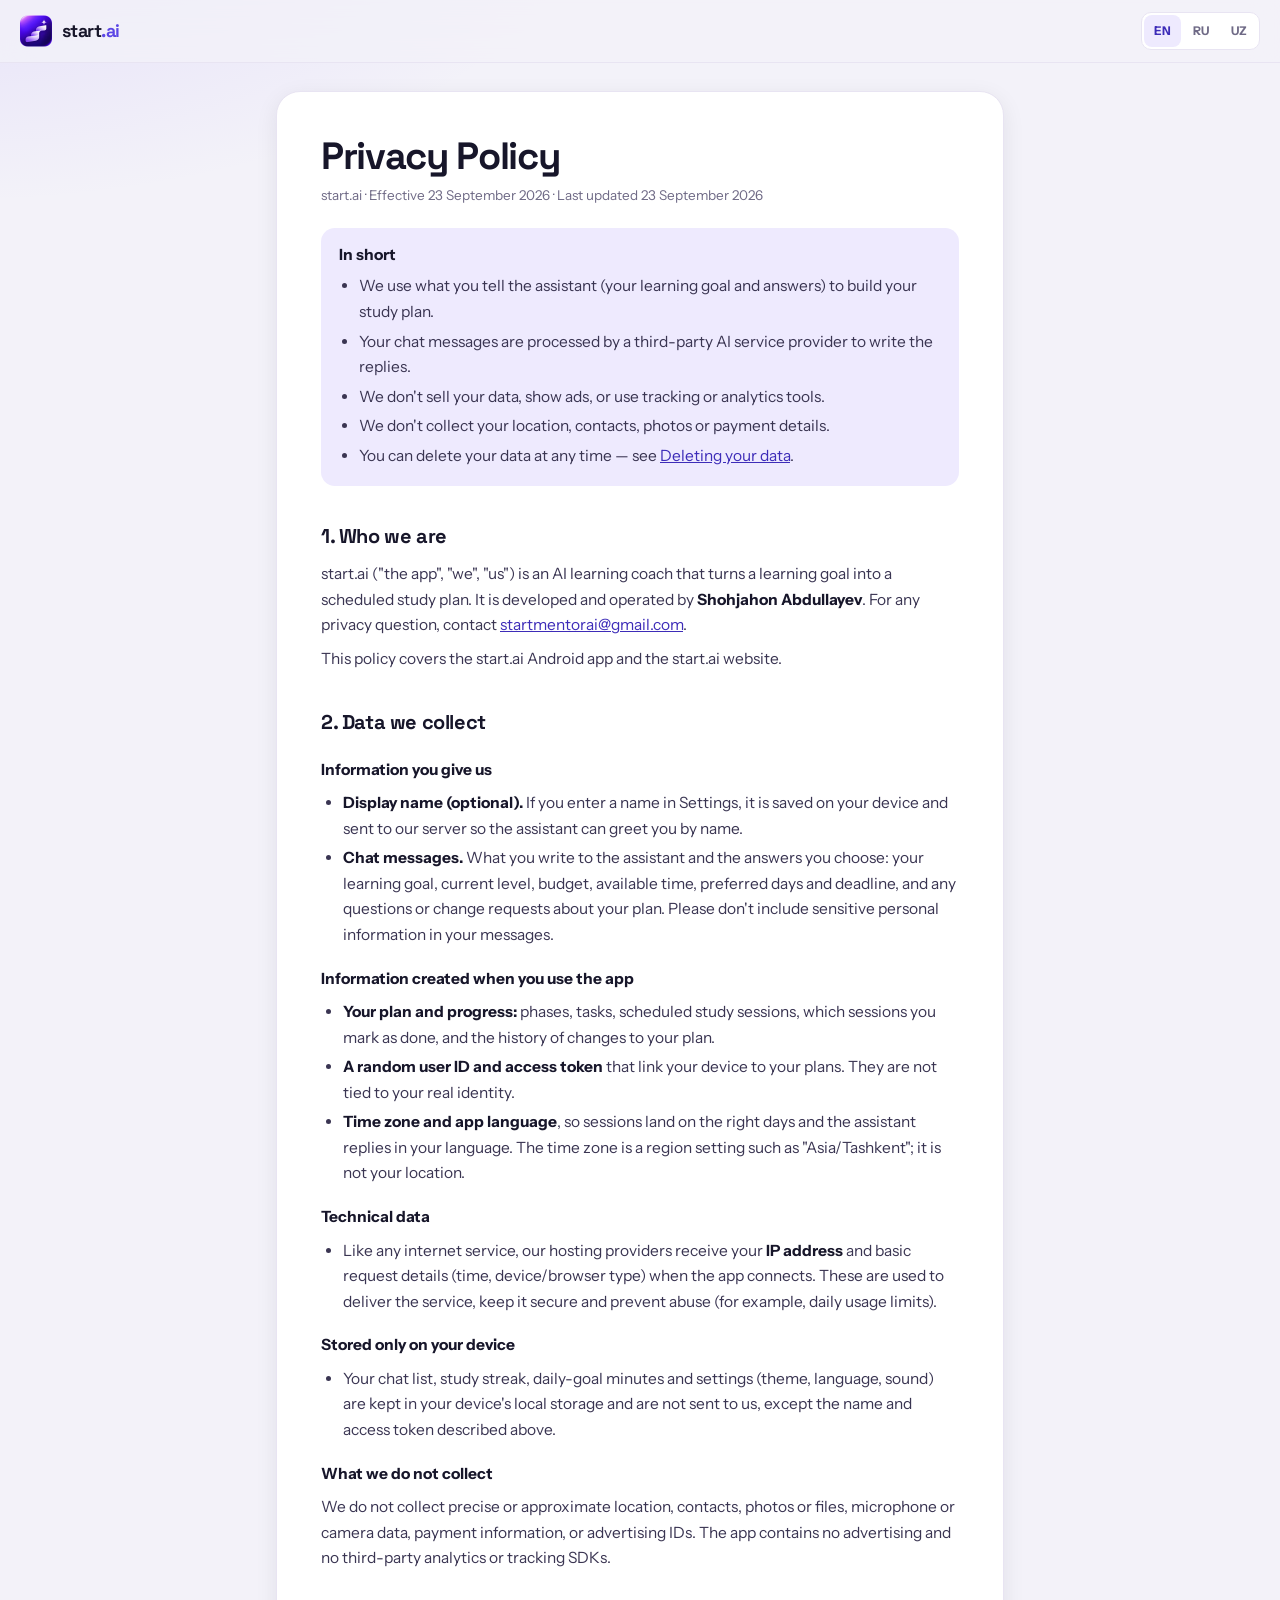
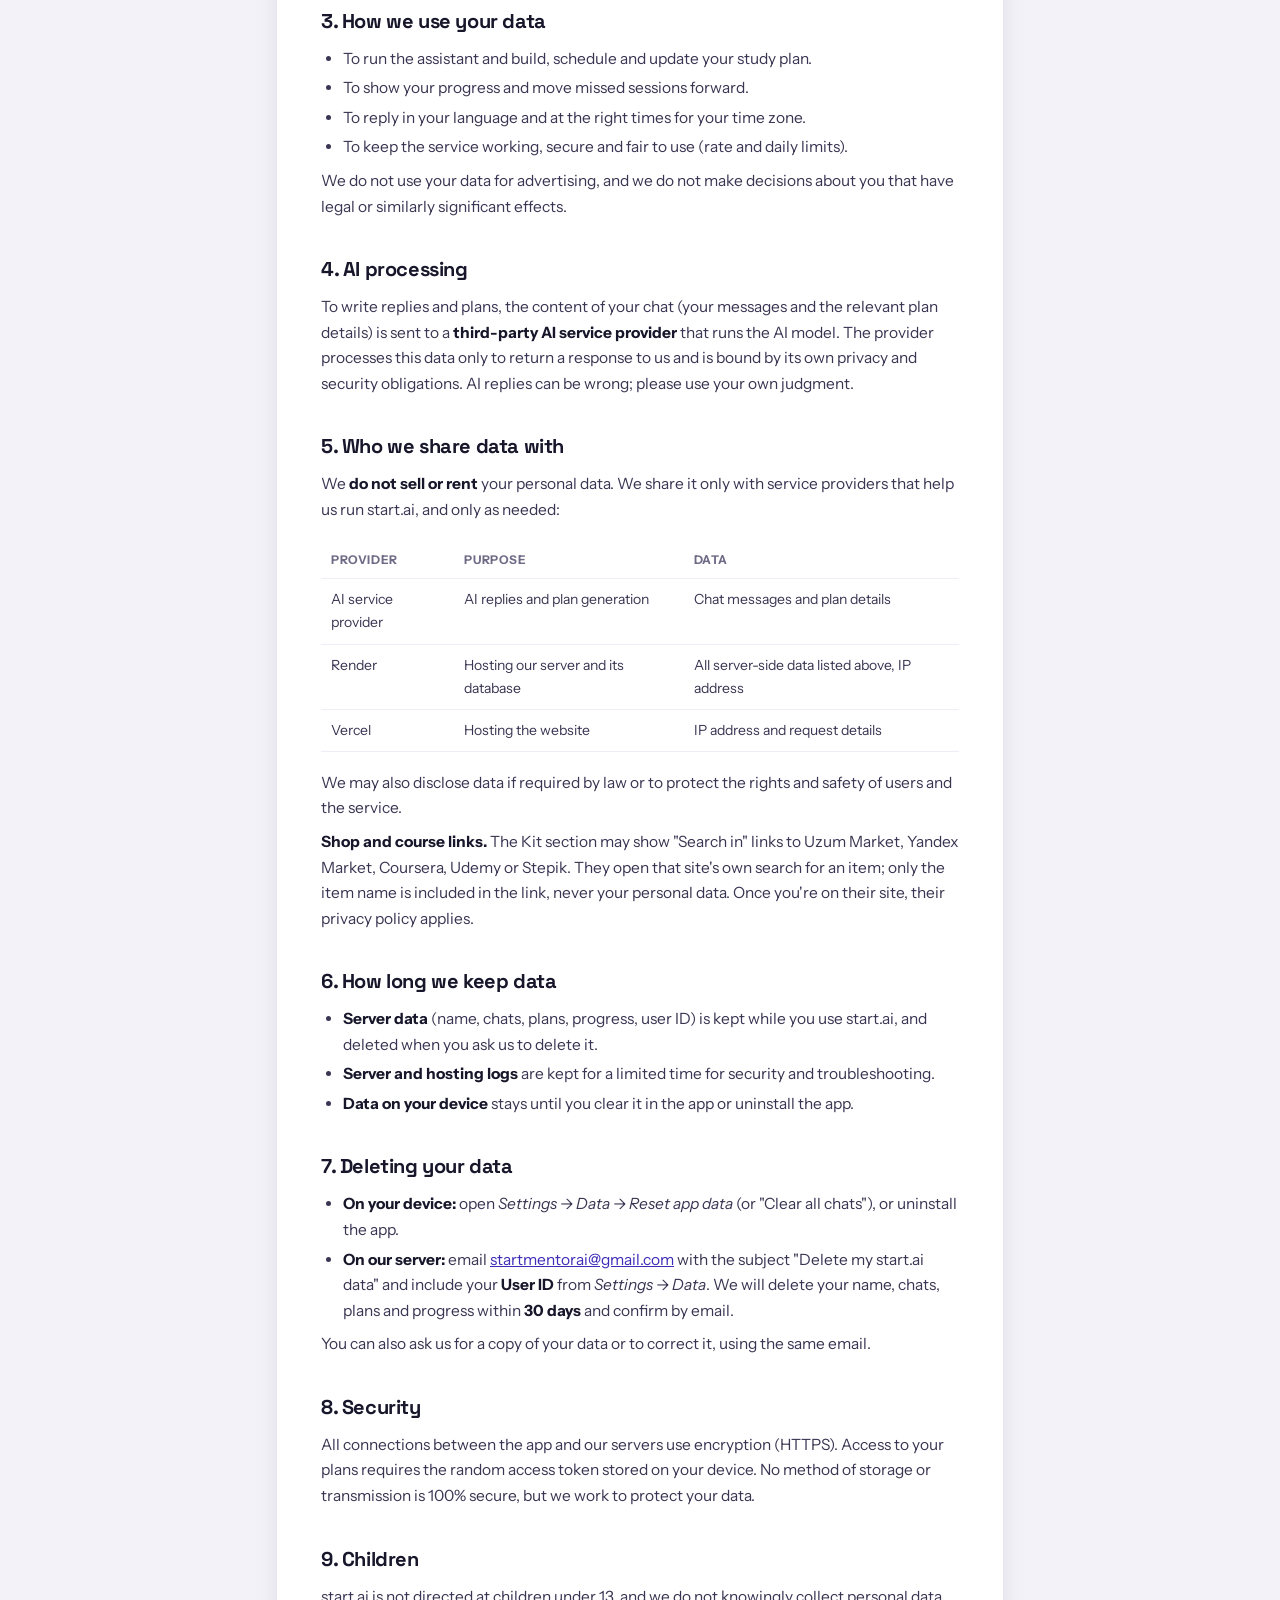
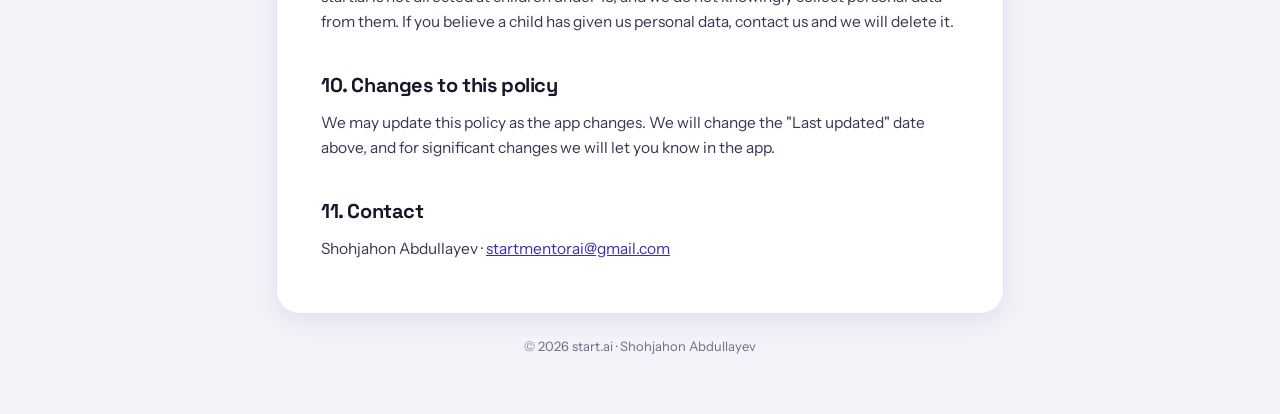
<file: privacy.html>
<!doctype html>
<html lang="en">
<head>
  <meta charset="utf-8" />
  <meta name="viewport" content="width=device-width, initial-scale=1, viewport-fit=cover" />
  <title>Privacy Policy · start.ai</title>
  <meta name="description" content="How start.ai collects, uses, shares and deletes your data." />
  <link rel="icon" type="image/png" href="assets/favicon-64.png" />
  <link rel="preconnect" href="https://fonts.googleapis.com" />
  <link rel="preconnect" href="https://fonts.gstatic.com" crossorigin />
  <link href="https://fonts.googleapis.com/css2?family=Space+Grotesk:wght@600;700&family=Instrument+Sans:wght@400;500;600;700&display=swap" rel="stylesheet" />
  <script>
    // Same theme as the app, before first paint.
    (function () {
      var pref = "system";
      try { pref = localStorage.getItem("startai_theme") || "system"; } catch (e) {}
      var dark = pref === "dark" || (pref === "system" && matchMedia("(prefers-color-scheme: dark)").matches);
      document.documentElement.setAttribute("data-theme", dark ? "dark" : "light");
    })();
  </script>
  <style>
    :root{
      --ink:#17162a; --ink-2:#3a3552; --muted:#6f6a86; --line:#e8e4f2; --line-2:#f0edf9;
      --canvas:#f3f2f9; --surface:#ffffff; --surface-2:#faf9fe;
      --violet:#5b46e5; --violet-ink:#3d2cb8; --violet-100:#eeeafe; --violet-200:#dcd4fb;
      --honey:#8a5308; --honey-100:#fbeed6;
      --sh-md:0 6px 22px rgba(23,22,42,.08);
    }
    :root[data-theme="dark"]{
      --ink:#f3f1fb; --ink-2:#d6d2e8; --muted:#9c97b4; --line:#2d2a40; --line-2:#242236;
      --canvas:#101019; --surface:#1a1826; --surface-2:#211f30;
      --violet:#6f5cf0; --violet-ink:#b7a8ff; --violet-100:#211d38; --violet-200:#342c56;
      --honey:#e6a53a; --honey-100:#2f2513;
      --sh-md:0 8px 26px rgba(0,0,0,.5);
    }
    *{ box-sizing:border-box; }
    html{ -webkit-text-size-adjust:100%; }
    body{
      margin:0; font-family:"Instrument Sans",-apple-system,BlinkMacSystemFont,"Segoe UI",sans-serif;
      font-size:15.5px; line-height:1.65; color:var(--ink-2); background:var(--canvas);
      background-image:radial-gradient(1100px 520px at -5% -12%, rgba(139,108,255,.16), transparent 60%);
      background-attachment:fixed; -webkit-font-smoothing:antialiased;
    }
    header{
      position:sticky; top:0; z-index:5; display:flex; align-items:center; gap:12px;
      padding:calc(12px + env(safe-area-inset-top,0px)) 20px 12px;
      background:color-mix(in srgb, var(--canvas) 80%, transparent);
      -webkit-backdrop-filter:blur(14px); backdrop-filter:blur(14px); border-bottom:1px solid var(--line);
    }
    .brand{ display:flex; align-items:center; gap:10px; text-decoration:none; }
    .brand img{ width:32px; height:32px; }
    .brand span{ font-family:"Space Grotesk",sans-serif; font-weight:700; font-size:18px; color:var(--ink); letter-spacing:-.03em; }
    .brand span i{ font-style:normal; color:var(--violet); }
    .langs{ margin-left:auto; display:flex; gap:2px; background:var(--surface); border:1px solid var(--line); border-radius:10px; padding:2px; }
    .langs button{
      border:0; background:none; cursor:pointer; font:inherit; font-size:12px; font-weight:700;
      color:var(--muted); padding:6px 10px; border-radius:8px;
    }
    .langs button[aria-pressed="true"]{ background:var(--violet-100); color:var(--violet-ink); }
    main{ max-width:760px; margin:0 auto; padding:28px 16px 56px; }
    article{
      background:var(--surface); border:1px solid var(--line); border-radius:24px; box-shadow:var(--sh-md);
      padding:clamp(22px,5vw,44px);
    }
    h1{ font-family:"Space Grotesk",sans-serif; font-size:clamp(28px,6vw,38px); line-height:1.1; letter-spacing:-.035em; color:var(--ink); margin:0 0 6px; }
    .meta{ color:var(--muted); font-size:13.5px; margin:0 0 22px; }
    .summary{ background:var(--violet-100); border-radius:14px; padding:14px 18px; margin:0 0 8px; }
    .summary ul{ margin:6px 0 0; padding-left:20px; }
    h2{ font-family:"Space Grotesk",sans-serif; font-size:20px; letter-spacing:-.02em; color:var(--ink); margin:34px 0 8px; scroll-margin-top:80px; }
    h3{ font-size:15.5px; color:var(--ink); margin:18px 0 4px; }
    p{ margin:8px 0; }
    ul{ margin:8px 0; padding-left:22px; }
    li{ margin:4px 0; }
    a{ color:var(--violet-ink); }
    strong{ color:var(--ink); }
    table{ width:100%; border-collapse:collapse; margin:10px 0; font-size:14px; }
    th, td{ text-align:left; vertical-align:top; padding:9px 10px; border-bottom:1px solid var(--line-2); }
    th{ font-size:12px; text-transform:uppercase; letter-spacing:.05em; color:var(--muted); }
    .table-wrap{ overflow-x:auto; }
    .callout{ background:var(--honey-100); color:var(--honey); border-radius:14px; padding:12px 16px; }
    .callout strong{ color:inherit; }
    footer{ text-align:center; color:var(--muted); font-size:13px; margin-top:22px; }
    [data-lang]{ display:none; }
    html[lang="en"] [data-lang="en"], html[lang="ru"] [data-lang="ru"], html[lang="uz"] [data-lang="uz"]{ display:block; }
  </style>
</head>
<body>
  <header>
    <a class="brand" href="./"><img src="assets/logo-128.png" alt="" width="32" height="32" /><span>start<i>.ai</i></span></a>
    <div class="langs" role="group" aria-label="Language">
      <button type="button" data-set="en">EN</button>
      <button type="button" data-set="ru">RU</button>
      <button type="button" data-set="uz">UZ</button>
    </div>
  </header>

  <main>
    <!-- ════════════════════════════ ENGLISH ════════════════════════════ -->
    <article data-lang="en">
      <h1>Privacy Policy</h1>
      <p class="meta">start.ai · Effective 23 September 2026 · Last updated 23 September 2026</p>

      <div class="summary">
        <strong>In short</strong>
        <ul>
          <li>We use what you tell the assistant (your learning goal and answers) to build your study plan.</li>
          <li>Your chat messages are processed by a third-party AI service provider to write the replies.</li>
          <li>We don't sell your data, show ads, or use tracking or analytics tools.</li>
          <li>We don't collect your location, contacts, photos or payment details.</li>
          <li>You can delete your data at any time — see <a href="#en-delete">Deleting your data</a>.</li>
        </ul>
      </div>

      <h2>1. Who we are</h2>
      <p>start.ai ("the app", "we", "us") is an AI learning coach that turns a learning goal into a scheduled study plan. It is developed and operated by <strong>Shohjahon Abdullayev</strong>. For any privacy question, contact <a href="mailto:startmentorai@gmail.com">startmentorai@gmail.com</a>.</p>
      <p>This policy covers the start.ai Android app and the start.ai website.</p>

      <h2>2. Data we collect</h2>
      <h3>Information you give us</h3>
      <ul>
        <li><strong>Display name (optional).</strong> If you enter a name in Settings, it is saved on your device and sent to our server so the assistant can greet you by name.</li>
        <li><strong>Chat messages.</strong> What you write to the assistant and the answers you choose: your learning goal, current level, budget, available time, preferred days and deadline, and any questions or change requests about your plan. Please don't include sensitive personal information in your messages.</li>
      </ul>
      <h3>Information created when you use the app</h3>
      <ul>
        <li><strong>Your plan and progress:</strong> phases, tasks, scheduled study sessions, which sessions you mark as done, and the history of changes to your plan.</li>
        <li><strong>A random user ID and access token</strong> that link your device to your plans. They are not tied to your real identity.</li>
        <li><strong>Time zone and app language</strong>, so sessions land on the right days and the assistant replies in your language. The time zone is a region setting such as "Asia/Tashkent"; it is not your location.</li>
      </ul>
      <h3>Technical data</h3>
      <ul>
        <li>Like any internet service, our hosting providers receive your <strong>IP address</strong> and basic request details (time, device/browser type) when the app connects. These are used to deliver the service, keep it secure and prevent abuse (for example, daily usage limits).</li>
      </ul>
      <h3>Stored only on your device</h3>
      <ul>
        <li>Your chat list, study streak, daily-goal minutes and settings (theme, language, sound) are kept in your device's local storage and are not sent to us, except the name and access token described above.</li>
      </ul>
      <h3>What we do not collect</h3>
      <p>We do not collect precise or approximate location, contacts, photos or files, microphone or camera data, payment information, or advertising IDs. The app contains no advertising and no third-party analytics or tracking SDKs.</p>

      <h2>3. How we use your data</h2>
      <ul>
        <li>To run the assistant and build, schedule and update your study plan.</li>
        <li>To show your progress and move missed sessions forward.</li>
        <li>To reply in your language and at the right times for your time zone.</li>
        <li>To keep the service working, secure and fair to use (rate and daily limits).</li>
      </ul>
      <p>We do not use your data for advertising, and we do not make decisions about you that have legal or similarly significant effects.</p>

      <h2>4. AI processing</h2>
      <p>To write replies and plans, the content of your chat (your messages and the relevant plan details) is sent to a <strong>third-party AI service provider</strong> that runs the AI model. The provider processes this data only to return a response to us and is bound by its own privacy and security obligations. AI replies can be wrong; please use your own judgment.</p>

      <h2>5. Who we share data with</h2>
      <p>We <strong>do not sell or rent</strong> your personal data. We share it only with service providers that help us run start.ai, and only as needed:</p>
      <div class="table-wrap"><table>
        <tr><th>Provider</th><th>Purpose</th><th>Data</th></tr>
        <tr><td>AI service provider</td><td>AI replies and plan generation</td><td>Chat messages and plan details</td></tr>
        <tr><td>Render</td><td>Hosting our server and its database</td><td>All server-side data listed above, IP address</td></tr>
        <tr><td>Vercel</td><td>Hosting the website</td><td>IP address and request details</td></tr>
      </table></div>
      <p>We may also disclose data if required by law or to protect the rights and safety of users and the service.</p>
      <p><strong>Shop and course links.</strong> The Kit section may show "Search in" links to Uzum Market, Yandex Market, Coursera, Udemy or Stepik. They open that site's own search for an item; only the item name is included in the link, never your personal data. Once you're on their site, their privacy policy applies.</p>

      <h2>6. How long we keep data</h2>
      <ul>
        <li><strong>Server data</strong> (name, chats, plans, progress, user ID) is kept while you use start.ai, and deleted when you ask us to delete it.</li>
        <li><strong>Server and hosting logs</strong> are kept for a limited time for security and troubleshooting.</li>
        <li><strong>Data on your device</strong> stays until you clear it in the app or uninstall the app.</li>
      </ul>

      <h2 id="en-delete">7. Deleting your data</h2>
      <ul>
        <li><strong>On your device:</strong> open <em>Settings → Data → Reset app data</em> (or "Clear all chats"), or uninstall the app.</li>
        <li><strong>On our server:</strong> email <a href="mailto:startmentorai@gmail.com?subject=Delete%20my%20start.ai%20data">startmentorai@gmail.com</a> with the subject "Delete my start.ai data" and include your <strong>User ID</strong> from <em>Settings → Data</em>. We will delete your name, chats, plans and progress within <strong>30 days</strong> and confirm by email.</li>
      </ul>
      <p>You can also ask us for a copy of your data or to correct it, using the same email.</p>

      <h2>8. Security</h2>
      <p>All connections between the app and our servers use encryption (HTTPS). Access to your plans requires the random access token stored on your device. No method of storage or transmission is 100% secure, but we work to protect your data.</p>

      <h2>9. Children</h2>
      <p>start.ai is not directed at children under 13, and we do not knowingly collect personal data from them. If you believe a child has given us personal data, contact us and we will delete it.</p>

      <h2>10. Changes to this policy</h2>
      <p>We may update this policy as the app changes. We will change the "Last updated" date above, and for significant changes we will let you know in the app.</p>

      <h2>11. Contact</h2>
      <p>Shohjahon Abdullayev · <a href="mailto:startmentorai@gmail.com">startmentorai@gmail.com</a></p>
    </article>

    <!-- ════════════════════════════ РУССКИЙ ════════════════════════════ -->
    <article data-lang="ru">
      <h1>Политика конфиденциальности</h1>
      <p class="meta">start.ai · Действует с 23 сентября 2026 г. · Обновлено 23 сентября 2026 г.</p>

      <div class="summary">
        <strong>Коротко</strong>
        <ul>
          <li>То, что вы пишете ассистенту (цель и ответы), нужно, чтобы составить ваш учебный план.</li>
          <li>Сообщения чата обрабатывает сторонний поставщик ИИ-услуг, чтобы написать ответ.</li>
          <li>Мы не продаём данные, не показываем рекламу и не используем аналитику и трекеры.</li>
          <li>Мы не собираем геолокацию, контакты, фото и платёжные данные.</li>
          <li>Вы можете удалить свои данные в любой момент — см. <a href="#ru-delete">Удаление данных</a>.</li>
        </ul>
      </div>

      <h2>1. Кто мы</h2>
      <p>start.ai («приложение», «мы») — ИИ-помощник в учёбе, который превращает учебную цель в план с расписанием. Разработчик и оператор — <strong>Шохжахон Абдуллаев (Shohjahon Abdullayev)</strong>. По вопросам конфиденциальности пишите на <a href="mailto:startmentorai@gmail.com">startmentorai@gmail.com</a>.</p>
      <p>Политика относится к Android-приложению start.ai и сайту start.ai.</p>

      <h2>2. Какие данные мы собираем</h2>
      <h3>Данные, которые вы сообщаете</h3>
      <ul>
        <li><strong>Имя (по желанию).</strong> Если вы укажете имя в настройках, оно хранится на устройстве и отправляется на наш сервер, чтобы ассистент обращался к вам по имени.</li>
        <li><strong>Сообщения чата.</strong> То, что вы пишете ассистенту, и выбранные ответы: цель, уровень, бюджет, свободное время, удобные дни и срок, а также вопросы и просьбы изменить план. Пожалуйста, не пишите в чат чувствительные личные данные.</li>
      </ul>
      <h3>Данные, которые появляются при использовании</h3>
      <ul>
        <li><strong>План и прогресс:</strong> этапы, задачи, запланированные занятия, отметки о выполнении и история изменений плана.</li>
        <li><strong>Случайный ID пользователя и токен доступа</strong>, которые связывают устройство с вашими планами. Они не связаны с вашей личностью.</li>
        <li><strong>Часовой пояс и язык приложения</strong> — чтобы занятия стояли в правильные дни, а ассистент отвечал на вашем языке. Часовой пояс — это настройка региона, например «Asia/Tashkent», а не ваше местоположение.</li>
      </ul>
      <h3>Технические данные</h3>
      <ul>
        <li>Как и у любого интернет-сервиса, хостинг-провайдеры получают ваш <strong>IP-адрес</strong> и базовые сведения о запросе (время, тип устройства/браузера). Они нужны для работы сервиса, безопасности и защиты от злоупотреблений (например, дневные лимиты).</li>
      </ul>
      <h3>Хранится только на устройстве</h3>
      <ul>
        <li>Список чатов, серия дней, минуты дневной цели и настройки (тема, язык, звук) хранятся в памяти устройства и нам не передаются — кроме имени и токена, описанных выше.</li>
      </ul>
      <h3>Что мы не собираем</h3>
      <p>Мы не собираем точное или приблизительное местоположение, контакты, фото и файлы, данные микрофона и камеры, платёжные данные и рекламные идентификаторы. В приложении нет рекламы и сторонних SDK аналитики или отслеживания.</p>

      <h2>3. Как мы используем данные</h2>
      <ul>
        <li>Чтобы работал ассистент и чтобы составлять, планировать и обновлять ваш учебный план.</li>
        <li>Чтобы показывать прогресс и переносить пропущенные занятия.</li>
        <li>Чтобы отвечать на вашем языке и учитывать ваш часовой пояс.</li>
        <li>Чтобы сервис работал стабильно, безопасно и честно (лимиты запросов).</li>
      </ul>
      <p>Мы не используем данные для рекламы и не принимаем о вас решений с юридическими или сопоставимыми последствиями.</p>

      <h2>4. Обработка ИИ</h2>
      <p>Чтобы написать ответ и план, содержимое чата (ваши сообщения и нужные детали плана) отправляется <strong>стороннему поставщику ИИ-услуг</strong>, у которого работает ИИ-модель. Поставщик обрабатывает эти данные только для того, чтобы вернуть нам ответ, и соблюдает собственные обязательства по конфиденциальности и безопасности. Ответы ИИ могут быть неточными — полагайтесь и на собственное суждение.</p>

      <h2>5. С кем мы делимся данными</h2>
      <p>Мы <strong>не продаём и не сдаём в аренду</strong> ваши персональные данные. Мы передаём их только поставщикам услуг, которые помогают работе start.ai, и только в нужном объёме:</p>
      <div class="table-wrap"><table>
        <tr><th>Поставщик</th><th>Зачем</th><th>Данные</th></tr>
        <tr><td>Поставщик ИИ-услуг</td><td>Ответы ИИ и составление плана</td><td>Сообщения чата и детали плана</td></tr>
        <tr><td>Render</td><td>Хостинг нашего сервера и базы данных</td><td>Все серверные данные выше, IP-адрес</td></tr>
        <tr><td>Vercel</td><td>Хостинг сайта</td><td>IP-адрес и данные запроса</td></tr>
      </table></div>
      <p>Мы также можем раскрыть данные, если этого требует закон, или для защиты прав и безопасности пользователей и сервиса.</p>
      <p><strong>Ссылки на магазины и курсы.</strong> В разделе «Набор» могут быть ссылки «Искать в» на Uzum Market, Yandex Market, Coursera, Udemy или Stepik. Они открывают поиск на сайте магазина; в ссылке только название товара, без ваших личных данных. На их сайте действует их политика конфиденциальности.</p>

      <h2>6. Сколько мы храним данные</h2>
      <ul>
        <li><strong>Данные на сервере</strong> (имя, чаты, планы, прогресс, ID) хранятся, пока вы пользуетесь start.ai, и удаляются по вашему запросу.</li>
        <li><strong>Журналы сервера и хостинга</strong> хранятся ограниченное время для безопасности и устранения неполадок.</li>
        <li><strong>Данные на устройстве</strong> хранятся, пока вы не очистите их в приложении или не удалите приложение.</li>
      </ul>

      <h2 id="ru-delete">7. Удаление данных</h2>
      <ul>
        <li><strong>На устройстве:</strong> откройте <em>Настройки → Данные → Сбросить данные</em> (или «Удалить все чаты») либо удалите приложение.</li>
        <li><strong>На сервере:</strong> напишите на <a href="mailto:startmentorai@gmail.com?subject=Delete%20my%20start.ai%20data">startmentorai@gmail.com</a> с темой «Удалить мои данные start.ai» и укажите <strong>ID пользователя</strong> из <em>Настройки → Данные</em>. Мы удалим имя, чаты, планы и прогресс в течение <strong>30 дней</strong> и подтвердим по почте.</li>
      </ul>
      <p>Через этот же адрес можно запросить копию своих данных или их исправление.</p>

      <h2>8. Безопасность</h2>
      <p>Все соединения между приложением и нашими серверами зашифрованы (HTTPS). Доступ к вашим планам требует случайного токена, хранящегося на устройстве. Ни один способ хранения или передачи не защищён на 100%, но мы стараемся беречь ваши данные.</p>

      <h2>9. Дети</h2>
      <p>start.ai не предназначен для детей младше 13 лет, и мы сознательно не собираем их данные. Если вы считаете, что ребёнок передал нам данные, свяжитесь с нами — мы их удалим.</p>

      <h2>10. Изменения политики</h2>
      <p>Мы можем обновлять политику вместе с приложением. Мы изменим дату «Обновлено» выше, а о существенных изменениях сообщим в приложении.</p>

      <h2>11. Контакты</h2>
      <p>Шохжахон Абдуллаев (Shohjahon Abdullayev) · <a href="mailto:startmentorai@gmail.com">startmentorai@gmail.com</a></p>
    </article>

    <!-- ════════════════════════════ O'ZBEKCHA ════════════════════════════ -->
    <article data-lang="uz">
      <h1>Maxfiylik siyosati</h1>
      <p class="meta">start.ai · Kuchga kirgan sana: 2026-yil 23-sentabr · Oxirgi yangilanish: 2026-yil 23-sentabr</p>

      <div class="summary">
        <strong>Qisqacha</strong>
        <ul>
          <li>Yordamchiga yozgan narsalaringiz (maqsad va javoblar) o'quv rejangizni tuzish uchun ishlatiladi.</li>
          <li>Chat xabarlaringizni javob yozish uchun uchinchi tomon sun'iy intellekt xizmati provayderi qayta ishlaydi.</li>
          <li>Ma'lumotlaringizni sotmaymiz, reklama ko'rsatmaymiz, analitika va kuzatuv vositalaridan foydalanmaymiz.</li>
          <li>Joylashuv, kontaktlar, rasmlar va to'lov ma'lumotlarini yig'maymiz.</li>
          <li>Ma'lumotlaringizni istalgan vaqtda o'chirishingiz mumkin — <a href="#uz-delete">Ma'lumotlarni o'chirish</a> bo'limiga qarang.</li>
        </ul>
      </div>

      <h2>1. Biz kimmiz</h2>
      <p>start.ai («ilova», «biz») — o'quv maqsadini jadvalli rejaga aylantiradigan sun'iy intellektli o'quv yordamchisi. Ishlab chiquvchi va operator — <strong>Shohjahon Abdullayev</strong>. Maxfiylik bo'yicha savollar uchun: <a href="mailto:startmentorai@gmail.com">startmentorai@gmail.com</a>.</p>
      <p>Ushbu siyosat start.ai Android ilovasi va start.ai veb-saytiga taalluqli.</p>

      <h2>2. Qanday ma'lumotlarni yig'amiz</h2>
      <h3>Siz beradigan ma'lumotlar</h3>
      <ul>
        <li><strong>Ism (ixtiyoriy).</strong> Sozlamalarda ism kiritsangiz, u qurilmangizda saqlanadi va yordamchi sizga ismingiz bilan murojaat qilishi uchun serverimizga yuboriladi.</li>
        <li><strong>Chat xabarlari.</strong> Yordamchiga yozganlaringiz va tanlagan javoblaringiz: maqsad, daraja, byudjet, bo'sh vaqt, qulay kunlar va muddat, shuningdek reja haqidagi savol va o'zgartirish so'rovlari. Iltimos, chatga shaxsiy maxfiy ma'lumotlarni yozmang.</li>
      </ul>
      <h3>Foydalanish jarayonida paydo bo'ladigan ma'lumotlar</h3>
      <ul>
        <li><strong>Reja va natijalar:</strong> bosqichlar, vazifalar, rejalashtirilgan mashg'ulotlar, bajarilganlar belgisi va reja o'zgarishlari tarixi.</li>
        <li><strong>Tasodifiy foydalanuvchi ID va kirish tokeni</strong> — qurilmangizni rejalaringiz bilan bog'laydi. Ular shaxsingizga bog'lanmagan.</li>
        <li><strong>Vaqt mintaqasi va ilova tili</strong> — mashg'ulotlar to'g'ri kunlarga tushishi va yordamchi sizning tilingizda javob berishi uchun. Vaqt mintaqasi — bu «Asia/Tashkent» kabi hudud sozlamasi, joylashuvingiz emas.</li>
      </ul>
      <h3>Texnik ma'lumotlar</h3>
      <ul>
        <li>Har qanday internet xizmatidagi kabi, hosting provayderlarimiz <strong>IP-manzilingiz</strong> va so'rov haqidagi asosiy ma'lumotlarni (vaqt, qurilma/brauzer turi) oladi. Ular xizmatni ishlatish, xavfsizlik va suiiste'mollikning oldini olish (masalan, kunlik limitlar) uchun ishlatiladi.</li>
      </ul>
      <h3>Faqat qurilmangizda saqlanadi</h3>
      <ul>
        <li>Chatlar ro'yxati, seriya kunlari, kunlik maqsad daqiqalari va sozlamalar (mavzu, til, tovush) qurilma xotirasida saqlanadi va bizga yuborilmaydi — yuqorida aytilgan ism va tokendan tashqari.</li>
      </ul>
      <h3>Nimalarni yig'maymiz</h3>
      <p>Aniq yoki taxminiy joylashuv, kontaktlar, rasm va fayllar, mikrofon va kamera ma'lumotlari, to'lov ma'lumotlari va reklama identifikatorlarini yig'maymiz. Ilovada reklama hamda uchinchi tomon analitika yoki kuzatuv SDK'lari yo'q.</p>

      <h2>3. Ma'lumotlardan qanday foydalanamiz</h2>
      <ul>
        <li>Yordamchi ishlashi va o'quv rejangizni tuzish, jadvalga solish va yangilash uchun.</li>
        <li>Natijalaringizni ko'rsatish va o'tkazib yuborilgan mashg'ulotlarni surish uchun.</li>
        <li>Sizning tilingizda va vaqt mintaqangizga mos javob berish uchun.</li>
        <li>Xizmat barqaror, xavfsiz va adolatli ishlashi uchun (so'rov limitlari).</li>
      </ul>
      <p>Ma'lumotlardan reklama uchun foydalanmaymiz va siz haqingizda huquqiy yoki shunga o'xshash oqibatli qarorlar qabul qilmaymiz.</p>

      <h2>4. Sun'iy intellekt orqali qayta ishlash</h2>
      <p>Javob va reja yozish uchun chat mazmuni (xabarlaringiz va rejaning kerakli tafsilotlari) sun'iy intellekt modelini ishlatadigan <strong>uchinchi tomon sun'iy intellekt xizmati provayderi</strong>ga yuboriladi. Provayder bu ma'lumotlarni faqat bizga javob qaytarish uchun qayta ishlaydi va o'zining maxfiylik hamda xavfsizlik majburiyatlariga amal qiladi. Sun'iy intellekt javoblari xato bo'lishi mumkin — o'z fikringizga ham tayaning.</p>

      <h2>5. Ma'lumotlarni kim bilan ulashamiz</h2>
      <p>Shaxsiy ma'lumotlaringizni <strong>sotmaymiz va ijaraga bermaymiz</strong>. Ularni faqat start.ai ishlashiga yordam beradigan xizmat ko'rsatuvchilarga, kerakli hajmda beramiz:</p>
      <div class="table-wrap"><table>
        <tr><th>Provayder</th><th>Maqsad</th><th>Ma'lumotlar</th></tr>
        <tr><td>Sun'iy intellekt xizmati provayderi</td><td>Sun'iy intellekt javoblari va reja tuzish</td><td>Chat xabarlari va reja tafsilotlari</td></tr>
        <tr><td>Render</td><td>Serverimiz va ma'lumotlar bazasi hostingi</td><td>Yuqoridagi barcha server ma'lumotlari, IP-manzil</td></tr>
        <tr><td>Vercel</td><td>Veb-sayt hostingi</td><td>IP-manzil va so'rov ma'lumotlari</td></tr>
      </table></div>
      <p>Qonun talab qilsa yoki foydalanuvchilar va xizmat huquqlari hamda xavfsizligini himoya qilish uchun ma'lumotlarni oshkor qilishimiz mumkin.</p>
      <p><strong>Do'kon va kurs havolalari.</strong> «Jihoz» bo'limida Uzum Market, Yandex Market, Coursera, Udemy yoki Stepik uchun «Qidirish» havolalari bo'lishi mumkin. Ular o'sha saytning o'z qidiruvini ochadi; havolada faqat mahsulot nomi bor, shaxsiy ma'lumotlaringiz emas. Ularning saytida ularning maxfiylik siyosati amal qiladi.</p>

      <h2>6. Ma'lumotlarni qancha saqlaymiz</h2>
      <ul>
        <li><strong>Serverdagi ma'lumotlar</strong> (ism, chatlar, rejalar, natijalar, ID) start.ai dan foydalanayotganingizcha saqlanadi va so'rovingiz bo'yicha o'chiriladi.</li>
        <li><strong>Server va hosting jurnallari</strong> xavfsizlik va nosozliklarni tuzatish uchun cheklangan muddat saqlanadi.</li>
        <li><strong>Qurilmadagi ma'lumotlar</strong> ilovada tozalamaguningizcha yoki ilovani o'chirmaguningizcha saqlanadi.</li>
      </ul>

      <h2 id="uz-delete">7. Ma'lumotlarni o'chirish</h2>
      <ul>
        <li><strong>Qurilmada:</strong> <em>Sozlamalar → Ma'lumotlar → Ma'lumotlarni tozalash</em> (yoki «Barcha suhbatlarni o'chirish») ni oching yoki ilovani o'chiring.</li>
        <li><strong>Serverda:</strong> <a href="mailto:startmentorai@gmail.com?subject=Delete%20my%20start.ai%20data">startmentorai@gmail.com</a> manziliga «start.ai ma'lumotlarimni o'chiring» mavzusida xat yozing va <em>Sozlamalar → Ma'lumotlar</em> dagi <strong>foydalanuvchi ID</strong> ni qo'shing. Ism, chatlar, rejalar va natijalarni <strong>30 kun</strong> ichida o'chirib, email orqali tasdiqlaymiz.</li>
      </ul>
      <p>Shu manzil orqali ma'lumotlaringiz nusxasini yoki ularni tuzatishni ham so'rashingiz mumkin.</p>

      <h2>8. Xavfsizlik</h2>
      <p>Ilova va serverlarimiz o'rtasidagi barcha ulanishlar shifrlangan (HTTPS). Rejalaringizga kirish qurilmangizda saqlanadigan tasodifiy tokenni talab qiladi. Hech bir saqlash yoki uzatish usuli 100% xavfsiz emas, lekin ma'lumotlaringizni himoya qilishga harakat qilamiz.</p>

      <h2>9. Bolalar</h2>
      <p>start.ai 13 yoshgacha bo'lgan bolalar uchun mo'ljallanmagan va biz ulardan ongli ravishda ma'lumot yig'maymiz. Agar bola bizga ma'lumot bergan deb hisoblasangiz, biz bilan bog'laning — uni o'chiramiz.</p>

      <h2>10. Siyosatdagi o'zgarishlar</h2>
      <p>Ilova o'zgarishi bilan siyosatni yangilashimiz mumkin. Yuqoridagi «Oxirgi yangilanish» sanasini o'zgartiramiz, muhim o'zgarishlar haqida esa ilovada xabar beramiz.</p>

      <h2>11. Aloqa</h2>
      <p>Shohjahon Abdullayev · <a href="mailto:startmentorai@gmail.com">startmentorai@gmail.com</a></p>
    </article>

    <footer>© 2026 start.ai · Shohjahon Abdullayev</footer>
  </main>

  <script>
    // Language: ?lang= wins, then the app's saved choice, then the device.
    (function () {
      var ok = { en: 1, ru: 1, uz: 1 };
      var saved = null;
      try { saved = localStorage.getItem("startai_lang"); } catch (e) {}
      var q = new URLSearchParams(location.search).get("lang");
      var dev = (navigator.language || "en").slice(0, 2).toLowerCase();
      var lang = ok[q] ? q : ok[saved] ? saved : ok[dev] ? dev : "en";
      function set(l) {
        document.documentElement.lang = l;
        document.querySelectorAll(".langs button").forEach(function (b) {
          b.setAttribute("aria-pressed", String(b.dataset.set === l));
        });
      }
      document.querySelectorAll(".langs button").forEach(function (b) {
        b.onclick = function () { set(b.dataset.set); };
      });
      set(lang);
    })();
  </script>
</body>
</html>
</file>
